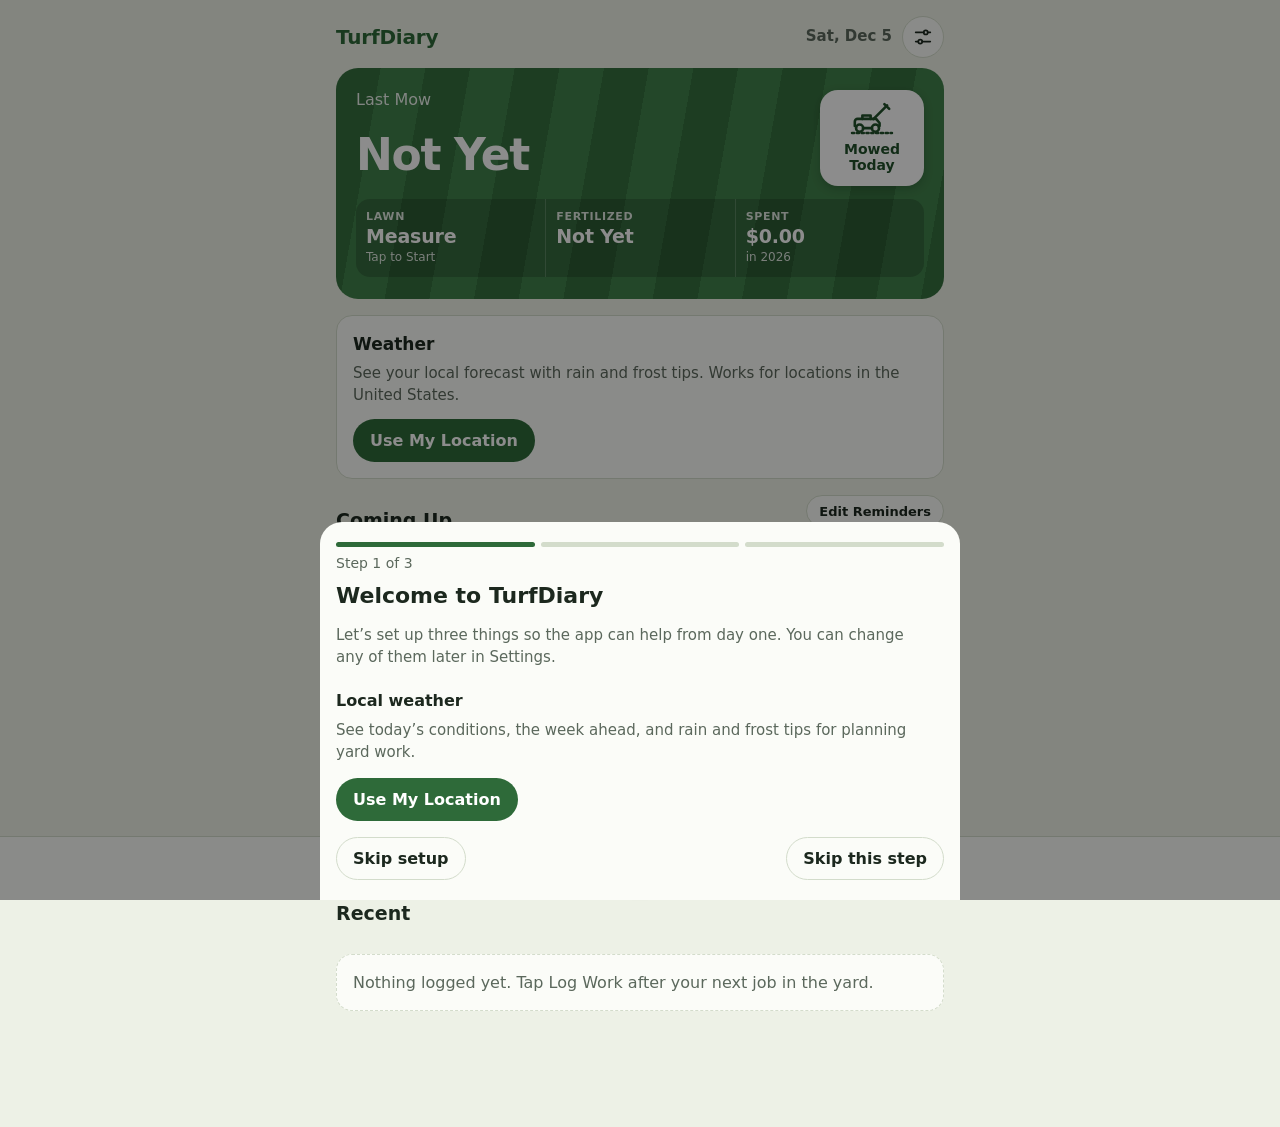
<file: index.html>
<!doctype html>
<html lang="en">
<head>
<meta charset="utf-8">
<meta name="viewport" content="width=device-width, initial-scale=1, viewport-fit=cover">
<title>TurfDiary</title>
<meta name="description" content="Your lawn’s diary: track yard work, products, costs, reminders and progress photos.">
<meta name="theme-color" content="#2E6A39">
<link rel="manifest" href="manifest.webmanifest">
<link rel="icon" href="icon-192.png" type="image/png">
<link rel="apple-touch-icon" href="icon-192.png">
<link rel="stylesheet" href="styles.css">
</head>
<body>
<div id="root"></div>
<div id="sheet"></div>
<noscript><p style="padding:16px">TurfDiary needs JavaScript turned on.</p></noscript>
<script src="app.js"></script>
<script>
if("serviceWorker" in navigator){
  /* Faster updates: check for a new version on open and whenever the app comes back to the screen,
     then switch to it automatically (or right after a form is closed). */
  var hadController=!!navigator.serviceWorker.controller,reloading=false;
  navigator.serviceWorker.addEventListener("controllerchange",function(){
    if(!hadController||reloading)return;
    function go(){if(reloading)return;reloading=true;try{sessionStorage.setItem("td-updated","1")}catch(e){}location.reload()}
    if(document.querySelector("#sheet .sheet,#sheet2 .sheet,#mapview,#scanview")){var iv=setInterval(function(){if(!document.querySelector("#sheet .sheet,#sheet2 .sheet,#mapview,#scanview")){clearInterval(iv);go()}},1000)}else go();
  });
  window.addEventListener("load",function(){
    navigator.serviceWorker.register("sw.js",{updateViaCache:"none"}).then(function(reg){
      document.addEventListener("visibilitychange",function(){if(document.visibilityState==="visible")reg.update().catch(function(){})});
    }).catch(function(){});
    try{if(sessionStorage.getItem("td-updated")){sessionStorage.removeItem("td-updated");setTimeout(function(){if(window.tdToast)tdToast("TurfDiary updated to the latest version")},600)}}catch(e){}
  });
}
</script>
</body>
</html>
</file>
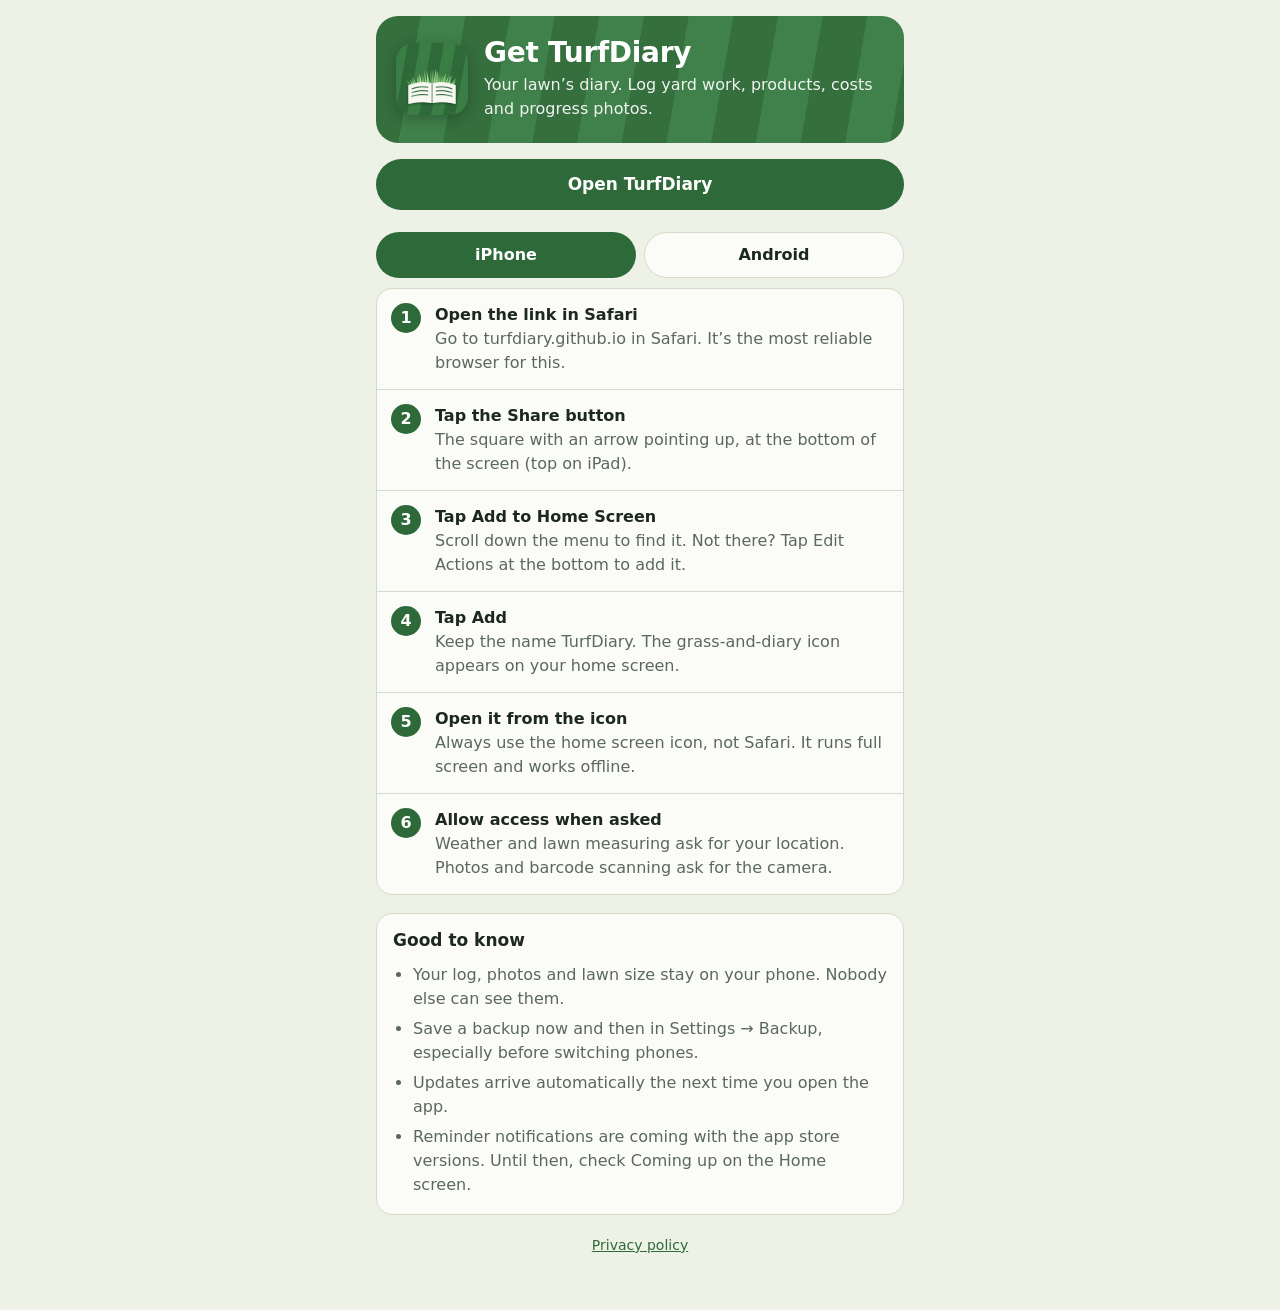
<file: install.html>
<!doctype html>
<html lang="en">
<head>
<meta charset="utf-8">
<meta name="viewport" content="width=device-width, initial-scale=1, viewport-fit=cover">
<title>Install TurfDiary</title>
<meta name="description" content="How to put TurfDiary on your iPhone or Android home screen.">
<meta name="theme-color" content="#2E6A39">
<link rel="icon" href="[data-uri]">
<style>
:root{--bg:#EDF1E6;--surface:#FBFCF8;--ink:#1C281E;--muted:#5B685C;--line:#D3DCCB;--grass:#2E6A39;--grass-ink:#fff;--stripe-a:#356F3E;--stripe-b:#40804A;color-scheme:light;box-sizing:border-box;padding-top:env(safe-area-inset-top,0px);padding-bottom:env(safe-area-inset-bottom,0px)}
@media (prefers-color-scheme:dark){:root:not([data-theme="light"]){--bg:#111813;--surface:#19221B;--ink:#E3ECE0;--muted:#97A698;--line:#2B392D;--grass:#7CC487;--grass-ink:#0F1A11;--stripe-a:#1F4526;--stripe-b:#28552F;color-scheme:dark}}
:root[data-theme="dark"]{--bg:#111813;--surface:#19221B;--ink:#E3ECE0;--muted:#97A698;--line:#2B392D;--grass:#7CC487;--grass-ink:#0F1A11;--stripe-a:#1F4526;--stripe-b:#28552F;color-scheme:dark}
*,*::before,*::after{box-sizing:inherit}
body{margin:0;background:var(--bg);color:var(--ink);font-family:system-ui,-apple-system,"Segoe UI",Roboto,sans-serif;line-height:1.5}
main{max-width:560px;margin:0 auto;padding:16px 16px 40px}
.hero{border-radius:22px;color:#fff;background:repeating-linear-gradient(100deg,var(--stripe-a) 0 44px,var(--stripe-b) 44px 88px);padding:22px 20px;display:flex;gap:16px;align-items:center}
.hero img{width:72px;height:72px;border-radius:18px;flex:none;box-shadow:0 4px 14px rgba(0,0,0,.25)}
.hero h1{margin:0;font-size:28px;line-height:1.1;letter-spacing:-.01em}
.hero p{margin:4px 0 0;opacity:.92}
.open{display:block;text-align:center;margin:16px 0 4px;background:var(--grass);color:var(--grass-ink);font-weight:700;text-decoration:none;border-radius:999px;padding:13px 18px;font-size:17px}
.tabs{display:flex;gap:8px;margin:22px 0 10px}
.tabs button{flex:1;font:inherit;font-weight:700;padding:10px;border-radius:999px;border:1px solid var(--line);background:var(--surface);color:var(--ink);cursor:pointer}
.tabs button[aria-selected="true"]{background:var(--grass);color:var(--grass-ink);border-color:transparent}
ol{list-style:none;counter-reset:s;margin:0;padding:0;background:var(--surface);border:1px solid var(--line);border-radius:16px;overflow:hidden}
li{counter-increment:s;display:grid;grid-template-columns:34px 1fr;gap:10px;padding:14px;border-top:1px solid var(--line)}
li:first-child{border-top:0}
li::before{content:counter(s);width:30px;height:30px;border-radius:50%;background:var(--grass);color:var(--grass-ink);font-weight:800;display:flex;align-items:center;justify-content:center}
li b{display:block}
li span{color:var(--muted)}
.notes{margin-top:18px;background:var(--surface);border:1px solid var(--line);border-radius:16px;padding:14px 16px}
.notes h2{font-size:17px;margin:0 0 6px}
.notes ul{margin:0;padding-left:20px;color:var(--muted)}
.notes li{display:list-item;padding:3px 0;border:0}
.notes li::before{content:none}
.foot{text-align:center;color:var(--muted);font-size:14px;margin-top:20px}
.foot a{color:var(--grass)}
[hidden]{display:none!important}
</style>
</head>
<body>
<main>
<section class="hero"><img src="[data-uri]" alt=""><div><h1>Get TurfDiary</h1><p>Your lawn’s diary. Log yard work, products, costs and progress photos.</p></div></section>
<a class="open" href="https://turfdiary.github.io/">Open TurfDiary</a>
<div class="tabs" role="tablist" aria-label="Choose your phone">
<button role="tab" id="t-ios" aria-controls="p-ios" aria-selected="true">iPhone</button>
<button role="tab" id="t-and" aria-controls="p-and" aria-selected="false">Android</button>
</div>
<section id="p-ios" role="tabpanel" aria-labelledby="t-ios">
<ol>
<li><div><b>Open the link in Safari</b><span>Go to turfdiary.github.io in Safari. It’s the most reliable browser for this.</span></div></li>
<li><div><b>Tap the Share button</b><span>The square with an arrow pointing up, at the bottom of the screen (top on iPad).</span></div></li>
<li><div><b>Tap Add to Home Screen</b><span>Scroll down the menu to find it. Not there? Tap Edit Actions at the bottom to add it.</span></div></li>
<li><div><b>Tap Add</b><span>Keep the name TurfDiary. The grass-and-diary icon appears on your home screen.</span></div></li>
<li><div><b>Open it from the icon</b><span>Always use the home screen icon, not Safari. It runs full screen and works offline.</span></div></li>
<li><div><b>Allow access when asked</b><span>Weather and lawn measuring ask for your location. Photos and barcode scanning ask for the camera.</span></div></li>
</ol>
</section>
<section id="p-and" role="tabpanel" aria-labelledby="t-and" hidden>
<ol>
<li><div><b>Open the link in Chrome</b><span>Go to turfdiary.github.io in Chrome.</span></div></li>
<li><div><b>Tap the ⋮ menu</b><span>The three dots at the top right of Chrome.</span></div></li>
<li><div><b>Tap Add to Home screen or Install app</b><span>Then tap Install or Add to confirm.</span></div></li>
<li><div><b>Open it from the icon</b><span>It runs full screen like any other app and works offline.</span></div></li>
<li><div><b>Allow access when asked</b><span>Weather and lawn measuring ask for your location. Photos and barcode scanning ask for the camera.</span></div></li>
</ol>
</section>
<div class="notes">
<h2>Good to know</h2>
<ul>
<li>Your log, photos and lawn size stay on your phone. Nobody else can see them.</li>
<li>Save a backup now and then in Settings → Backup, especially before switching phones.</li>
<li>Updates arrive automatically the next time you open the app.</li>
<li>Reminder notifications are coming with the app store versions. Until then, check Coming up on the Home screen.</li>
</ul>
</div>
<p class="foot"><a href="https://turfdiary.github.io/privacy.html">Privacy policy</a></p>
</main>
<script>
(function(){
  var tabs=[["t-ios","p-ios"],["t-and","p-and"]];
  function pick(i){tabs.forEach(function(t,j){var b=document.getElementById(t[0]);b.setAttribute("aria-selected",String(i===j));document.getElementById(t[1]).hidden=i!==j})}
  tabs.forEach(function(t,i){document.getElementById(t[0]).addEventListener("click",function(){pick(i)})});
  if(/android/i.test(navigator.userAgent))pick(1);
})();
</script>
</body>
</html>
</file>
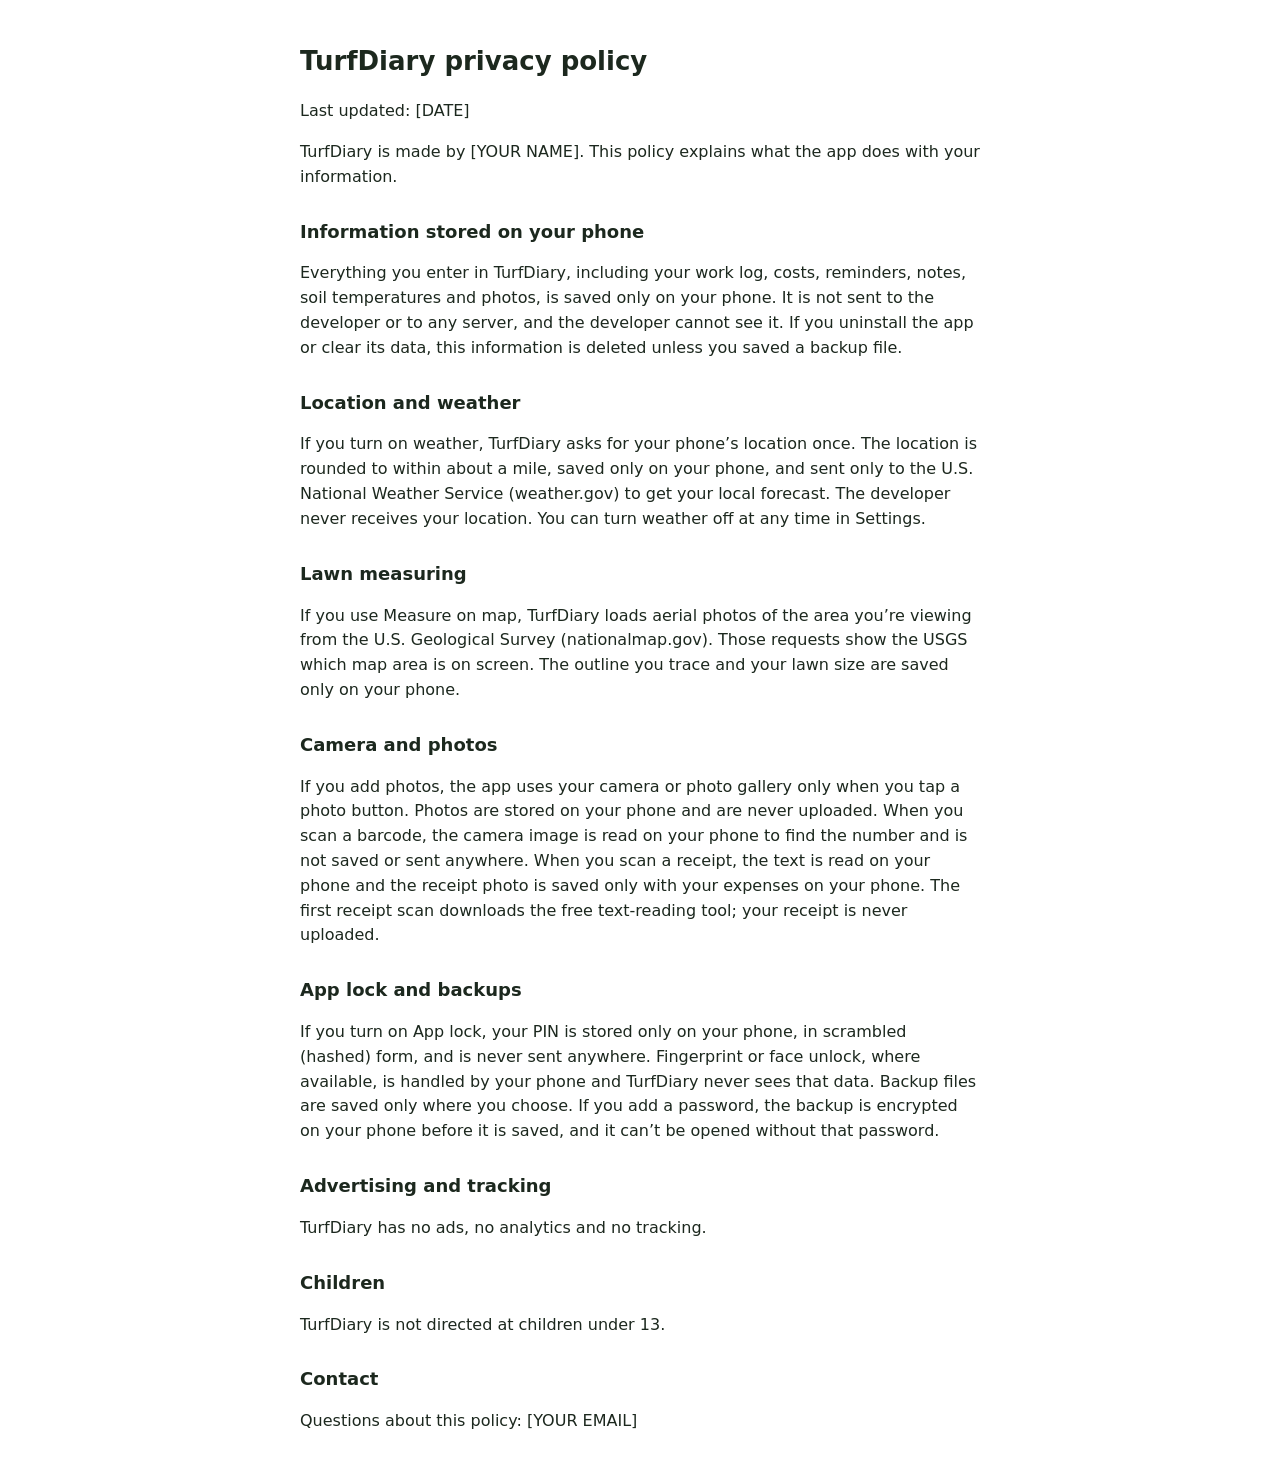
<file: privacy.html>
<!doctype html>
<html lang="en">
<head>
<meta charset="utf-8">
<meta name="viewport" content="width=device-width, initial-scale=1">
<title>TurfDiary privacy policy</title>
<style>body{font-family:system-ui,sans-serif;max-width:680px;margin:0 auto;padding:24px;line-height:1.55;color:#1C281E}h1{font-size:26px}h2{font-size:18px;margin-top:28px}</style>
</head>
<body>
<h1>TurfDiary privacy policy</h1>
<p>Last updated: [DATE]</p>
<p>TurfDiary is made by [YOUR NAME]. This policy explains what the app does with your information.</p>
<h2>Information stored on your phone</h2>
<p>Everything you enter in TurfDiary, including your work log, costs, reminders, notes, soil temperatures and photos, is saved only on your phone. It is not sent to the developer or to any server, and the developer cannot see it. If you uninstall the app or clear its data, this information is deleted unless you saved a backup file.</p>
<h2>Location and weather</h2>
<p>If you turn on weather, TurfDiary asks for your phone’s location once. The location is rounded to within about a mile, saved only on your phone, and sent only to the U.S. National Weather Service (weather.gov) to get your local forecast. The developer never receives your location. You can turn weather off at any time in Settings.</p>
<h2>Lawn measuring</h2>
<p>If you use Measure on map, TurfDiary loads aerial photos of the area you’re viewing from the U.S. Geological Survey (nationalmap.gov). Those requests show the USGS which map area is on screen. The outline you trace and your lawn size are saved only on your phone.</p>
<h2>Camera and photos</h2>
<p>If you add photos, the app uses your camera or photo gallery only when you tap a photo button. Photos are stored on your phone and are never uploaded. When you scan a barcode, the camera image is read on your phone to find the number and is not saved or sent anywhere. When you scan a receipt, the text is read on your phone and the receipt photo is saved only with your expenses on your phone. The first receipt scan downloads the free text-reading tool; your receipt is never uploaded.</p>
<h2>App lock and backups</h2>
<p>If you turn on App lock, your PIN is stored only on your phone, in scrambled (hashed) form, and is never sent anywhere. Fingerprint or face unlock, where available, is handled by your phone and TurfDiary never sees that data. Backup files are saved only where you choose. If you add a password, the backup is encrypted on your phone before it is saved, and it can’t be opened without that password.</p>
<h2>Advertising and tracking</h2>
<p>TurfDiary has no ads, no analytics and no tracking.</p>
<h2>Children</h2>
<p>TurfDiary is not directed at children under 13.</p>
<h2>Contact</h2>
<p>Questions about this policy: [YOUR EMAIL]</p>
</body>
</html>
</file>
<file: styles.css>
:root{--bg:#EDF1E6;--surface:#FBFCF8;--ink:#1C281E;--muted:#5B685C;--line:#D3DCCB;--grass:#2E6A39;--grass-ink:#FFFFFF;--stripe-a:#356F3E;--stripe-b:#40804A;--soil:#7A5A3C;--over:#A8342B;--soon:#8A5F0E;--chip:#E2E9DA;color-scheme:light;box-sizing:border-box;padding-top:env(safe-area-inset-top,0px);padding-bottom:env(safe-area-inset-bottom,0px)}
@media (prefers-color-scheme:dark){:root:not([data-theme="light"]){--bg:#111813;--surface:#19221B;--ink:#E3ECE0;--muted:#97A698;--line:#2B392D;--grass:#7CC487;--grass-ink:#0F1A11;--stripe-a:#1F4526;--stripe-b:#28552F;--soil:#C49A72;--over:#F08A7E;--soon:#E3B65A;--chip:#223024;color-scheme:dark}}
:root[data-theme="dark"]{--bg:#111813;--surface:#19221B;--ink:#E3ECE0;--muted:#97A698;--line:#2B392D;--grass:#7CC487;--grass-ink:#0F1A11;--stripe-a:#1F4526;--stripe-b:#28552F;--soil:#C49A72;--over:#F08A7E;--soon:#E3B65A;--chip:#223024;color-scheme:dark}
html{scroll-padding-top:env(safe-area-inset-top,0px)}
*,*::before,*::after{box-sizing:inherit}
body{margin:0;background:var(--bg);color:var(--ink);font-family:system-ui,ui-sans-serif,-apple-system,"Segoe UI",Roboto,sans-serif;font-size:16px;line-height:1.45;padding-bottom:84px}
main{max-width:640px;margin:0 auto;padding:16px}
h1.page{font-size:30px;font-weight:800;letter-spacing:-.01em;margin:8px 0 14px}
h2{font-size:19px;font-weight:700;margin:28px 0 10px}
.hero{border-radius:22px;color:#fff;background:repeating-linear-gradient(100deg,var(--stripe-a) 0 44px,var(--stripe-b) 44px 88px);padding:20px 20px 22px}
.hero-top{display:flex;justify-content:space-between;gap:12px;font-size:15px;opacity:.92}
.status-text{font-size:13px}
.big{font-size:clamp(44px,13vw,72px);font-weight:800;line-height:.95;letter-spacing:-.025em;margin:10px 0 6px}
.hero-sub{opacity:.9;margin-bottom:18px}
.hero .btn{background:#fff;color:#21502A;border:0;padding:12px 22px}
.btn{font:inherit;font-weight:600;border-radius:999px;padding:9px 16px;border:1px solid var(--line);background:var(--surface);color:var(--ink);cursor:pointer;min-height:42px}
.btn.primary{background:var(--grass);color:var(--grass-ink);border-color:transparent}
.btn.small{padding:6px 14px;min-height:38px;font-size:15px;white-space:nowrap}
.btn.ghost{background:transparent}
.link{font:inherit;background:none;border:0;padding:0;color:var(--grass);font-weight:600;text-decoration:underline;cursor:pointer}
:focus-visible{outline:3px solid var(--grass);outline-offset:2px}
.list{background:var(--surface);border:1px solid var(--line);border-radius:16px;overflow:hidden}
.item{display:flex;align-items:center;gap:12px;padding:13px 14px;border-top:1px solid var(--line)}
.item:first-child{border-top:0}
.grow{flex:1;min-width:0}
.t{font-weight:600}
.s{font-size:15px;color:var(--muted)}
.s.over{color:var(--over);font-weight:600}
.s.soon{color:var(--soon);font-weight:600}
.m{font-size:14px;color:var(--muted);overflow-wrap:anywhere}
.date{width:42px;text-align:center;line-height:1.05;flex:none}
.date span{display:block;font-size:22px;font-weight:800}
.date small{color:var(--muted);font-size:13px}
.cost{font-weight:600;font-variant-numeric:tabular-nums;white-space:nowrap}
.empty{color:var(--muted);background:var(--surface);border:1px dashed var(--line);border-radius:16px;padding:16px}
.month-h{font-size:15px;color:var(--muted);font-weight:600;margin:22px 0 8px}
.month-h b{color:var(--ink);float:right;font-variant-numeric:tabular-nums}
.toolbar{display:flex;gap:10px;align-items:center;justify-content:space-between;flex-wrap:wrap}
select,input,textarea{font:inherit;color:var(--ink);background:var(--bg);border:1px solid var(--line);border-radius:10px;padding:9px 12px;max-width:100%}
textarea{resize:vertical}
.stats{display:grid;grid-template-columns:1fr 1fr;gap:10px}
.stat{background:var(--surface);border:1px solid var(--line);border-radius:16px;padding:14px}
.stat b{display:block;font-size:30px;font-weight:800;letter-spacing:-.02em;font-variant-numeric:tabular-nums}
.stat span{color:var(--muted);font-size:14px}
.months{display:grid;grid-template-columns:repeat(12,1fr);gap:5px;align-items:end;height:120px;padding:14px 14px 0;background:var(--surface);border:1px solid var(--line);border-bottom:0;border-radius:16px 16px 0 0}
.months i{display:block;background:var(--grass);border-radius:4px 4px 0 0;min-height:2px}
.mlabels{display:grid;grid-template-columns:repeat(12,1fr);gap:5px;padding:6px 14px 10px;background:var(--surface);border:1px solid var(--line);border-top:0;border-radius:0 0 16px 16px;font-size:12px;color:var(--muted);text-align:center}
.bar{height:10px;background:var(--chip);border-radius:5px;overflow:hidden;margin-top:6px}
.bar span{display:block;height:100%;background:var(--soil);border-radius:5px}
.every{display:flex;align-items:center;gap:8px;color:var(--muted);font-size:15px;margin-top:4px}
.every input{width:76px;padding:6px 10px}
.add{display:flex;gap:8px;flex-wrap:wrap;align-items:center;padding:14px;background:var(--surface);border:1px solid var(--line);border-radius:16px}
.add input{width:76px}
.note{color:var(--muted);font-size:15px;margin:0 0 14px;max-width:60ch}
nav.tabs{position:fixed;left:0;right:0;bottom:0;background:var(--surface);border-top:1px solid var(--line);padding-bottom:env(safe-area-inset-bottom,0px);z-index:5}
nav.tabs .in{display:flex;max-width:640px;margin:0 auto}
nav.tabs button{flex:1;font:inherit;font-size:15px;background:none;border:0;color:var(--muted);padding:14px 4px;cursor:pointer;border-top:3px solid transparent}
nav.tabs button[aria-current="page"]{color:var(--grass);font-weight:700;border-top-color:var(--grass)}
.scrim{position:fixed;inset:0;background:rgba(0,0,0,.45);z-index:10}
.sheet{position:fixed;left:0;right:0;bottom:0;z-index:11;background:var(--surface);border-radius:22px 22px 0 0;padding:20px 16px calc(20px + env(safe-area-inset-bottom,0px));max-width:640px;margin:0 auto;max-height:90%;overflow:auto;animation:up .18s ease-out}
@keyframes up{from{transform:translateY(24px);opacity:.6}to{transform:none;opacity:1}}
.sheet h2{margin:0 0 14px;font-size:22px}
.field{display:block;margin-bottom:14px;font-weight:600}
.field input,.field textarea{display:block;width:100%;margin-top:6px;font-weight:400}
fieldset{border:0;padding:0;margin:0 0 14px}
legend{font-weight:600;margin-bottom:8px;padding:0}
.tally{font-size:13px;color:var(--muted);margin-top:-1px}
.row-acts{display:flex;flex-direction:column;gap:6px;flex:none}
.btn.danger{background:var(--over);color:var(--surface);border-color:transparent}
.chips{display:flex;flex-wrap:wrap;gap:8px}
.prod-chips{align-items:center;margin:-6px 0 14px}
.prod-chips:empty{display:none}
.chip.small{font-size:14px;padding:5px 12px}
.prod{font-size:15px;color:var(--soil);font-weight:600;overflow-wrap:anywhere}
.chip{font:inherit;font-size:15px;border:1px solid var(--line);background:var(--chip);color:var(--ink);border-radius:999px;padding:8px 14px;cursor:pointer}
.chip[aria-pressed="true"]{background:var(--grass);color:var(--grass-ink);border-color:transparent;font-weight:600}
.err{color:var(--over);font-weight:600;min-height:1.4em;margin:0 0 8px}
.actions{display:flex;gap:10px;justify-content:flex-end}
.thumbs{display:flex;flex-wrap:wrap;gap:10px;margin-top:8px;font-weight:400}
.thumb{width:72px;height:72px;border-radius:10px;object-fit:cover;display:block;border:1px solid var(--line)}
.thumb-wrap{position:relative}
.thumb-x{position:absolute;top:-8px;right:-8px;width:28px;height:28px;border-radius:50%;border:0;background:var(--ink);color:var(--surface);font:inherit;font-size:17px;line-height:1;cursor:pointer}
.thumb-add,.thumb-busy{display:flex;align-items:center;justify-content:center;background:var(--chip);color:var(--ink);font-size:14px;font-weight:600;text-align:center;position:relative}
.thumb-add{cursor:pointer;line-height:1.2;padding:4px}
.thumb-add:focus-within{outline:3px solid var(--grass);outline-offset:2px}
.vh{position:absolute;inset:0;width:100%;height:100%;margin:0;padding:0;opacity:0;cursor:pointer;font-size:0}
.row-thumbs{display:flex;gap:6px;margin-top:6px;flex-wrap:wrap}
.rthumb{padding:0;border:0;background:none;cursor:pointer;border-radius:8px}
.rthumb img{width:48px;height:48px;object-fit:cover;border-radius:8px;display:block;background:var(--chip)}
.row-thumbs.big .rthumb img{width:84px;height:84px;border-radius:10px}
.viewer .full{display:block;width:100%;max-height:60vh;object-fit:contain;border-radius:12px;background:var(--chip);margin:12px 0}
.btn:disabled{opacity:.4;cursor:default}
@media (prefers-reduced-motion:reduce){*{animation:none!important}}

/* soil temperature */
.soil{margin-top:16px;background:var(--surface);border:1px solid var(--line);border-radius:16px;padding:16px}
.soil-h{margin:0 0 4px;font-size:17px}
.soil-top{display:flex;justify-content:space-between;align-items:flex-end;gap:12px;flex-wrap:wrap}
.soil-now{font-size:46px;font-weight:800;letter-spacing:-.02em;font-variant-numeric:tabular-nums;line-height:1}
.soil-now small{font-size:16px;font-weight:600;color:var(--muted);letter-spacing:0;margin-left:6px}
.soil-deep{color:var(--muted);font-size:15px;text-align:right}
.soil-chart{display:grid;grid-template-columns:repeat(14,1fr);gap:3px;align-items:end;height:72px;margin-top:16px}
.soil-chart i{display:block;background:var(--soil);opacity:.55;border-radius:3px 3px 0 0;min-height:3px}
.soil-chart i.fc{opacity:.28}
.soil-chart i.today{opacity:1;background:var(--grass)}
.soil-axis{display:flex;justify-content:space-between;font-size:12px;color:var(--muted);margin-top:5px}
.soil-tips{margin:12px 0 0;padding:0;list-style:none}
.soil-tips li{padding:9px 0;border-top:1px solid var(--line);font-size:15px;color:var(--muted)}
.soil-tips b{display:block;color:var(--ink);font-size:16px}
.src{font-size:13px;color:var(--muted);margin:10px 0 0}
.src a{color:var(--grass)}
.loc-results{margin-top:10px}
.loc-results .item{cursor:pointer;width:100%;text-align:left;font:inherit;color:var(--ink);background:none;border:0;border-top:1px solid var(--line)}
.loc-results .item:first-child{border-top:0}
.search-row{display:flex;gap:8px;margin-top:10px}
.search-row input{flex:1;min-width:0}
.settings-block{background:var(--surface);border:1px solid var(--line);border-radius:16px;padding:16px}
.settings-block p{margin:0 0 10px}
.file-btn{position:relative;overflow:hidden;display:inline-flex;align-items:center}

/* several tasks at once */
[hidden]{display:none!important}
.mt-row{display:grid;grid-template-columns:1fr 104px;gap:6px 8px;margin-top:12px;font-weight:400}
.mt-name{grid-column:1/-1;font-weight:600;color:var(--grass)}
.mt-row input{width:100%;min-width:0}

/* weather */
.wx-list{margin-top:12px;border-top:1px solid var(--line)}
.wx-row{display:grid;grid-template-columns:3.6em 1fr 2.6em 4.6em;gap:8px;padding:7px 0;border-bottom:1px solid var(--line);font-size:15px;align-items:baseline}
.wx-short{font-size:14px;line-height:1.3}
.wx-pop{color:var(--rain);font-size:13px;font-weight:600;text-align:right}
.wx-low{color:var(--muted);font-weight:500}
.wx-name{font-weight:600}
.wx-short{color:var(--muted)}
.wx-temp{font-weight:700;font-variant-numeric:tabular-nums;text-align:right;white-space:nowrap}

:root{--rain:#2F6FAE}
@media (prefers-color-scheme:dark){:root:not([data-theme="light"]){--rain:#8DBDEB}}
:root[data-theme="dark"]{--rain:#8DBDEB}
@media (max-width:380px){nav.tabs button{font-size:13px;padding-left:2px;padding-right:2px}}

/* 7-day forecast strip */
:root{--sun:#F2B33D;--moon:#CBAE55;--cloud:#FFFFFF;--cloud-edge:#9AA8A0}
@media (prefers-color-scheme:dark){:root:not([data-theme="light"]){--cloud:#C9D3CC;--cloud-edge:#6F7D74;--moon:#E3D6A6}}
:root[data-theme="dark"]{--cloud:#C9D3CC;--cloud-edge:#6F7D74;--moon:#E3D6A6}
.wx-strip{display:grid;grid-template-columns:repeat(7,minmax(0,1fr));margin-top:14px;border:1px solid var(--line);border-radius:14px;overflow:hidden;background:var(--bg)}
.wx-day{appearance:none;border:0;border-left:1px solid var(--line);background:none;font:inherit;color:var(--ink);padding:9px 0 9px;display:flex;flex-direction:column;align-items:center;gap:1px;cursor:pointer;min-width:0}
.wx-day:first-child{border-left:0}
.wx-day.sel{background:var(--chip);box-shadow:inset 0 3px 0 var(--grass)}
.wx-dname{font-size:11px;font-weight:800;letter-spacing:.03em;text-transform:uppercase;white-space:nowrap}
.wx-ic{width:34px;height:34px;display:block;margin:3px 0 0}
.wx-dpop{font-size:11px;font-weight:600;color:var(--muted);min-height:14px;line-height:14px;display:flex;align-items:center;gap:2px}
.wx-dpop::before{content:"";width:6px;height:8px;background:currentColor;border-radius:50% 50% 50% 50%/60% 60% 40% 40%;clip-path:polygon(50% 0,100% 60%,85% 95%,15% 95%,0 60%);opacity:.85}
.wx-dpop.wet{color:var(--rain);font-weight:800}
.wx-hi{font-size:19px;font-weight:800;line-height:1.15;font-variant-numeric:tabular-nums}
.wx-lo{font-size:13px;color:var(--muted);font-variant-numeric:tabular-nums;min-height:1.2em}
.wx-detail{font-size:14px;color:var(--muted);margin:8px 0 0;min-height:1.4em}
@media (max-width:370px){.wx-ic{width:28px;height:28px}.wx-hi{font-size:17px}.wx-dname{font-size:10px}}

/* today panel + day/night rain */
.wx-today{display:flex;align-items:center;justify-content:space-between;gap:12px;margin-top:10px}
.wx-today-main{min-width:0}
.wx-today .soil-now small{display:inline;font-size:15px}
.wx-today-text{color:var(--muted);font-size:15px;margin-top:4px}
.wx-today-ic{display:flex;flex-direction:column;align-items:center;flex:none}
.wx-today-ic .wx-ic{width:70px;height:70px;margin:0}
.wx-today-pops{display:flex;gap:10px;margin-top:2px}
.wx-pp.big{font-size:14px}
.wx-pp.big .pp-sun,.wx-pp.big .pp-moon{width:9px;height:9px}
.wx-pp.big .pp-moon{box-shadow:inset -3px 0 0 0 var(--moon)}
.wx-dn{margin-top:12px;border:1px solid var(--line);border-radius:12px;overflow:hidden}
.wx-dn-row{display:flex;align-items:center;gap:10px;padding:8px 12px;border-top:1px solid var(--line);background:var(--bg)}
.wx-dn-row:first-child{border-top:0}
.wx-dn-ic .wx-ic{width:26px;height:26px;margin:0}
.wx-dn-lbl{flex:1;min-width:0;font-size:15px;color:var(--muted)}
.wx-dn-lbl b{color:var(--ink);margin-right:6px}
.wx-dn-pop{font-weight:700;font-size:17px;color:var(--muted);font-variant-numeric:tabular-nums;white-space:nowrap}
.wx-dn-pop small{font-size:12px;font-weight:600;margin-left:3px}
.wx-dn-pop.wet{color:var(--rain);font-weight:800}
.wx-pps{display:flex;flex-direction:column;align-items:center;gap:1px;margin-top:3px}
.wx-pp{display:flex;align-items:center;gap:3px;font-size:11px;font-weight:600;color:var(--muted);font-variant-numeric:tabular-nums}
.wx-pp.wet{color:var(--rain);font-weight:800}
.pp-sun,.pp-moon{display:inline-block;width:7px;height:7px;border-radius:50%;background:var(--sun)}
.pp-moon{background:transparent;box-shadow:inset -2.5px 0 0 0 var(--moon);transform:rotate(-20deg)}

/* today emphasis */
.wx-today{display:block;margin-top:12px;background:var(--bg);border:1px solid var(--line);border-radius:16px;padding:12px 14px 14px;box-shadow:inset 4px 0 0 var(--grass)}
.wx-today-head{display:flex;align-items:baseline;gap:8px;flex-wrap:wrap}
.wx-today-tag{font-size:13px;font-weight:800;letter-spacing:.08em;text-transform:uppercase;color:var(--grass)}
.wx-today-date{font-size:14px;color:var(--muted)}
.wx-today-body{display:flex;align-items:center;justify-content:space-between;gap:12px;margin-top:4px}
.wx-now{display:flex;align-items:center;gap:10px}
.wx-now-t{font-size:52px;font-weight:800;letter-spacing:-.03em;line-height:1;font-variant-numeric:tabular-nums}
.wx-now-l{font-size:13px;font-weight:700;color:var(--muted);text-transform:uppercase;letter-spacing:.05em;line-height:1.25}
.wx-now-l span{text-transform:none;letter-spacing:0;font-weight:500;font-size:14px}
.wx-hl{display:flex;gap:14px;margin-top:8px;font-size:14px;color:var(--muted);white-space:nowrap}
.wx-hl b{color:var(--ink);font-size:16px}
.wx-today-text{color:var(--muted);font-size:14px;margin-top:6px}
.wx-next{margin-top:16px;font-size:13px;font-weight:800;letter-spacing:.08em;text-transform:uppercase;color:var(--muted)}
.wx-next+.wx-strip{margin-top:6px}

.wx-outlook{margin-top:8px;display:grid;gap:3px;font-size:14px;color:var(--muted)}
.wx-outlook div{display:flex;align-items:center;gap:6px}
.wx-outlook b{color:var(--ink);font-weight:700;min-width:3.9em}
.wx-outlook .pp-sun,.wx-outlook .pp-moon{width:9px;height:9px;flex:none}
.wx-outlook .pp-moon{box-shadow:inset -3px 0 0 0 var(--moon)}

/* condensed weather */
.wx-today{cursor:pointer;padding:10px 12px 12px}
.wx-today.sel{border-color:var(--grass)}
.wx-now-t{font-size:46px}
.wx-today-ic .wx-ic{width:58px;height:58px}
.wx-hl{margin-top:4px}
.wx-next{margin-top:12px}
.wx-strip .wx-ic{width:30px;height:30px}
.wx-day{padding:7px 0}

/* day + night rain side by side */
.wx-pps{flex-direction:row;gap:6px;margin-top:4px}
.wx-pp{gap:2px;font-size:11.5px}
.wx-next{display:flex;justify-content:space-between;align-items:baseline;gap:8px}
.wx-key{font-size:12px;font-weight:600;letter-spacing:0;text-transform:none;color:var(--muted);display:flex;align-items:center;gap:3px;white-space:nowrap}
.wx-key i{margin-left:4px}
.wx-key .pp-moon{margin-left:6px}
@media (max-width:370px){.wx-pps{gap:4px}.wx-pp{font-size:10.5px}}

/* fit % signs */
.wx-pps{gap:4px}
.wx-pp{gap:1px;font-size:11px;letter-spacing:-.02em}
.wx-pp small{font-size:.82em;font-weight:inherit;margin-left:.5px}
.wx-pp .pp-sun,.wx-pp .pp-moon{width:6px;height:6px;margin-right:1px}
.wx-pp .pp-moon{box-shadow:inset -2px 0 0 0 var(--moon)}
@media (max-width:400px){.wx-pps{gap:3px}.wx-pp{font-size:10.5px;letter-spacing:-.03em}.wx-pp .pp-sun,.wx-pp .pp-moon{width:5px;height:5px;margin-right:0}}
@media (max-width:350px){.wx-pps{flex-direction:column;gap:0}}

/* split rain pill: day | night */
:root{--day-tint:#FAEBC4;--night-tint:#DDE3EC}
@media (prefers-color-scheme:dark){:root:not([data-theme="light"]){--day-tint:#3D3520;--night-tint:#262D38}}
:root[data-theme="dark"]{--day-tint:#3D3520;--night-tint:#262D38}
.wx-day .wx-pps{display:grid;grid-template-columns:1fr 1fr;gap:0;width:calc(100% - 6px);margin:5px 3px 0;border-radius:6px;overflow:hidden}
.wx-day .wx-pp{display:block;text-align:center;font-size:10.5px;letter-spacing:-.02em;padding:2px 0;color:var(--ink);font-weight:600}
.wx-day .wx-pp.d{background:var(--day-tint)}
.wx-day .wx-pp.n{background:var(--night-tint)}
.wx-day .wx-pp.wet{color:var(--rain);font-weight:800}
.wx-day .wx-pp small{font-size:.8em;margin-left:0}
.wx-key .sw{display:inline-block;width:10px;height:10px;border-radius:3px;margin-left:5px;margin-right:1px}
.wx-key .sw.d{background:var(--day-tint);box-shadow:inset 0 0 0 1px rgba(0,0,0,.08)}
.wx-key .sw.n{background:var(--night-tint);box-shadow:inset 0 0 0 1px rgba(0,0,0,.08)}
@media (max-width:350px){.wx-day .wx-pps{grid-template-columns:1fr}}

/* product calculator */
.calc{font-size:14px;margin:-6px 0 12px;color:var(--muted)}
.calc:empty{display:none}
.mt-calc{grid-column:1/-1;margin:0}
.calc-ok{color:var(--grass);font-weight:600}
.calc-ok.small{font-size:14px;margin-top:2px}
.link.small{font-size:14px}
.unit-row{display:flex;gap:8px;margin-top:6px}
.unit-row input{flex:1;min-width:0;margin-top:0}
.unit-row select{flex:none}
.lawn-total{font-size:30px;font-weight:800;letter-spacing:-.02em;margin:0 0 10px}
.lawn-total span{font-size:15px;font-weight:600;color:var(--muted);letter-spacing:0}
#sheet2 .scrim{z-index:30}#sheet2 .sheet{z-index:31}
/* tracing map */
#mapview{position:fixed;inset:0;z-index:40;background:var(--surface);display:flex;flex-direction:column;padding-top:env(safe-area-inset-top,0px);padding-bottom:env(safe-area-inset-bottom,0px)}
.map-top,.map-bottom{display:flex;align-items:center;gap:8px;padding:8px 10px}
.map-read{flex:1;text-align:center;font-size:15px;line-height:1.25}
.map-read b{font-size:18px}
.map-read span{font-size:13px;color:var(--muted)}
.map-bottom{justify-content:space-between}
.map-box{position:relative;flex:1;overflow:hidden;background:#3b4a3e;touch-action:none;cursor:crosshair}
.map-imgs,.map-svg{position:absolute;inset:0;width:100%;height:100%}
.map-img{position:absolute;max-width:none;user-select:none;pointer-events:none}
.map-svg{pointer-events:none}
.poly-cur{fill:rgba(124,196,135,.35);stroke:#FFFFFF;stroke-width:2.5;stroke-linejoin:round}
.poly-done{fill:rgba(242,179,61,.35);stroke:#F2B33D;stroke-width:2.5;stroke-linejoin:round}
.poly-pt{fill:#2E6A39;stroke:#FFFFFF;stroke-width:2.5}
.poly-label{fill:#FFFFFF;font:800 15px system-ui,sans-serif;text-anchor:middle;paint-order:stroke;stroke:rgba(0,0,0,.55);stroke-width:3px}
.map-zoom{position:absolute;right:10px;top:10px;display:flex;flex-direction:column;gap:6px}
.map-zoom .btn{width:42px;height:42px;padding:0;font-size:20px;line-height:1}
.map-hint{position:absolute;left:10px;right:64px;bottom:10px;background:rgba(20,30,22,.78);color:#fff;font-size:14px;padding:8px 10px;border-radius:10px;pointer-events:none}
.map-src{font-size:11px;color:var(--muted);text-align:center;margin:0 0 4px}

.map-sections{display:flex;flex-wrap:wrap;gap:6px;padding:8px 10px 0;align-items:center}
.map-sections:empty{display:none}
.sec-chip{display:inline-flex;align-items:center;gap:4px;background:var(--day-tint);border:1px solid #F2B33D;border-radius:999px;padding:3px 4px 3px 10px;font-size:13px;font-weight:600}
.sec-chip button{border:0;background:none;font:inherit;font-size:16px;line-height:1;width:24px;height:24px;border-radius:50%;cursor:pointer;color:var(--ink)}
.sec-sum{font-size:14px;font-weight:800;margin-left:2px}

/* barcode scanning */
.hero-btns{display:flex;gap:10px;flex-wrap:wrap}
.btn.ghost-light{background:transparent;color:#fff;border:1.5px solid rgba(255,255,255,.75)}
#scanview{position:fixed;inset:0;z-index:50;background:#0d130f;color:#fff;display:flex;flex-direction:column;padding-top:env(safe-area-inset-top,0px);padding-bottom:env(safe-area-inset-bottom,0px)}
#scanview .map-top{background:var(--surface);color:var(--ink)}
.scan-box{position:relative;flex:1;overflow:hidden}
.scan-box video{position:absolute;inset:0;width:100%;height:100%;object-fit:cover}
.scan-frame{position:absolute;left:12%;right:12%;top:38%;height:22%;border:3px solid #F2B33D;border-radius:14px;box-shadow:0 0 0 2000px rgba(0,0,0,.35)}
.scan-manual{background:var(--surface);color:var(--ink);padding:12px 14px 14px}
.pc-match{color:var(--grass);font-weight:700;margin:0 0 4px;font-size:14px}
.pc-need{background:var(--chip);border-radius:12px;padding:12px 14px;font-weight:600;margin-bottom:14px}
.m.small{font-size:13px}

.cost-btns{display:flex;flex-wrap:wrap;align-items:center;gap:6px;margin-top:6px;color:var(--muted);font-size:13px}
.dollar{align-self:center;font-weight:700;color:var(--muted)}
.pc-cost{font-weight:500;color:var(--muted);margin-top:6px;font-size:15px}

/* app header, icon tabs and the + button */
.app-head{display:flex;align-items:center;justify-content:space-between;margin:0 0 10px}
.app-name{font-size:20px;font-weight:800;letter-spacing:-.01em;color:var(--grass)}
.icon-btn{width:42px;height:42px;border-radius:50%;border:1px solid var(--line);background:var(--surface);color:var(--ink);display:flex;align-items:center;justify-content:center;cursor:pointer}
.icon-btn svg{width:22px;height:22px;fill:none;stroke:currentColor;stroke-width:1.8;stroke-linecap:round;stroke-linejoin:round}
.sec-head{display:flex;align-items:baseline;justify-content:space-between;gap:8px}
.sub-h{font-size:16px;margin:20px 0 8px}
nav.tabs .in{display:grid;grid-template-columns:1fr 1fr 76px 1fr 1fr;align-items:end}
nav.tabs button{display:flex;flex-direction:column;align-items:center;gap:2px;padding:8px 2px 9px;font-size:12px}
nav.tabs button svg{width:24px;height:24px;fill:none;stroke:currentColor;stroke-width:1.8;stroke-linecap:round;stroke-linejoin:round}
nav.tabs button[aria-current="page"]{border-top-color:transparent}
nav.tabs button[aria-current="page"] svg{stroke-width:2.3}
nav.tabs .plus-btn{justify-self:center;align-self:center;width:58px;height:58px;padding:0;border-radius:50%;background:var(--grass);color:var(--grass-ink);border:4px solid var(--surface);margin-top:-26px;box-shadow:0 4px 14px rgba(0,0,0,.22);display:flex;align-items:center;justify-content:center}
nav.tabs .plus-btn svg{width:28px;height:28px;stroke-width:2.6}
@media (max-width:380px){nav.tabs button{font-size:11px}nav.tabs .in{grid-template-columns:1fr 1fr 68px 1fr 1fr}}
.plus-grid{display:grid;grid-template-columns:1fr 1fr;gap:10px;margin-bottom:12px}
.plus-opt{font:inherit;text-align:left;background:var(--bg);border:1px solid var(--line);border-radius:14px;padding:14px 12px;color:var(--ink);cursor:pointer;display:flex;flex-direction:column;gap:4px;min-height:96px}
.plus-opt b{font-size:16px;color:var(--grass)}
.plus-opt span{font-size:13px;color:var(--muted);line-height:1.3}

/* quick-reference hero */
.hero .big{margin-bottom:4px}
.hero-sub{margin-bottom:6px}
.hero-next{display:inline-block;background:rgba(255,255,255,.16);border-radius:999px;padding:5px 12px;font-weight:700;font-size:15px;margin-bottom:14px}
.hero-tiles{display:grid;grid-template-columns:repeat(3,minmax(0,1fr));background:rgba(0,0,0,.18);border-radius:14px;overflow:hidden}
.hero-tile{appearance:none;border:0;border-left:1px solid rgba(255,255,255,.18);background:none;color:#fff;font:inherit;text-align:left;padding:10px 10px 11px;cursor:pointer;display:flex;flex-direction:column;gap:1px;min-width:0}
.hero-tile:first-child{border-left:0}
.ht-l{font-size:11px;font-weight:800;letter-spacing:.06em;text-transform:uppercase;opacity:.85}
.ht-v{font-size:20px;font-weight:800;line-height:1.15;font-variant-numeric:tabular-nums;white-space:nowrap;overflow:hidden;text-overflow:ellipsis}
.ht-n{font-size:12px;opacity:.85;white-space:nowrap;overflow:hidden;text-overflow:ellipsis}
.hero-tile:focus-visible{outline:3px solid #fff;outline-offset:-3px}
@media (max-width:370px){.ht-v{font-size:17px}.hero-tile{padding:9px 8px}}

/* notifications */
.switch-row{display:flex;align-items:center;justify-content:space-between;gap:12px;cursor:pointer}
.switch{appearance:none;-webkit-appearance:none;width:50px;height:30px;border-radius:999px;background:var(--line);position:relative;flex:none;cursor:pointer;transition:background .15s}
.switch::after{content:"";position:absolute;top:3px;left:3px;width:24px;height:24px;border-radius:50%;background:#fff;box-shadow:0 1px 3px rgba(0,0,0,.25);transition:transform .15s}
.switch:checked{background:var(--grass)}
.switch:checked::after{transform:translateX(20px)}
.notify-opts fieldset{margin-bottom:10px}

/* quick mow button */
.hero-top{align-items:center}
.mow-btn{display:inline-flex;align-items:center;gap:8px;font:inherit;font-weight:700;font-size:14px;background:#fff;color:#21502A;border:0;border-radius:999px;padding:7px 14px 7px 10px;cursor:pointer;box-shadow:0 2px 8px rgba(0,0,0,.18)}
.mow-btn svg{width:34px;height:26px;fill:none;stroke:currentColor;stroke-width:1.9;stroke-linecap:round;stroke-linejoin:round}
.mow-btn.done{background:rgba(255,255,255,.18);color:#fff;box-shadow:none;border:1.5px solid rgba(255,255,255,.7)}
.hero-status{font-size:14px;font-weight:600;min-height:0;margin:-6px 0 10px}
.hero-status:empty{display:none}

/* even spacing under the big Last mow value */
.hero .big{line-height:1.05;margin:10px 0 10px}
.hero-sub{line-height:1.35;margin-bottom:12px}

/* mow animation */
.hero{position:relative;overflow:hidden}
.mow-anim{position:absolute;inset:0;pointer-events:none;z-index:2}
.mow-trail{position:absolute;width:48px;transform-origin:50% 100%;background:linear-gradient(90deg,rgba(255,255,255,0) 0,rgba(214,240,190,.38) 18%,rgba(214,240,190,.38) 82%,rgba(255,255,255,0) 100%);transform:rotate(10deg) scaleY(0)}
.mow-sprite{position:absolute;left:0;top:0;width:40px;height:52px;filter:drop-shadow(0 3px 4px rgba(0,0,0,.35))}
.mow-sprite svg{width:40px;height:52px;display:block}

.hero>*:not(.mow-anim){position:relative;z-index:1}
.mow-anim.under{z-index:0}
.ht-v{font-size:19px;letter-spacing:-.01em}
@media (max-width:370px){.ht-v{font-size:16.5px}}

.cat-h{font-size:14px;font-weight:800;letter-spacing:.06em;text-transform:uppercase;color:var(--muted);margin:16px 0 6px}
.cat-h:first-child{margin-top:0}
.cat-h span{font-weight:600;letter-spacing:0;color:var(--muted);opacity:.8}
select{width:100%}
.field select{display:block;margin-top:6px}
.unit-row select{width:auto}

.no-rate{flex-basis:100%;background:var(--chip);border-radius:12px;padding:12px 14px;margin-bottom:4px;display:flex;flex-direction:column;gap:4px}
.no-rate span{color:var(--muted);font-size:14px}
#p-actions{flex-wrap:wrap}

/* fixed-height Last mow card */
.hero-row{display:flex;align-items:center;justify-content:space-between;gap:8px;min-height:34px;margin:0 0 14px}
.hero-row .hero-sub{margin:0;font-size:16px;white-space:nowrap}
.hero-row .hero-next{margin:0;font-size:13.5px;padding:5px 11px;white-space:nowrap}
.hero-next.late{background:#F2B33D;color:#2B2410}
@media (max-width:370px){.hero-row .hero-sub{font-size:15px}.hero-row .hero-next{font-size:12.5px;padding:4px 9px}}
/* toast for quick confirmations */
#toast{position:fixed;left:50%;bottom:calc(96px + env(safe-area-inset-bottom,0px));transform:translate(-50%,12px);background:var(--ink);color:var(--surface);font-weight:600;font-size:15px;padding:10px 16px;border-radius:999px;box-shadow:0 6px 18px rgba(0,0,0,.25);opacity:0;pointer-events:none;transition:opacity .2s,transform .2s;z-index:60;max-width:calc(100% - 32px);text-align:center}
#toast.show{opacity:1;transform:translate(-50%,0)}
/* stop scroll from leaking out of sheets */
.sheet{overscroll-behavior:contain}
.mow-btn{border:1.5px solid transparent}

/* receipts */
.rc-btn{display:inline-flex;align-items:center;gap:8px;margin:0 0 14px}
.rc-btn svg,.toolbar .btn svg{width:20px;height:20px;fill:none;stroke:currentColor;stroke-width:1.8;stroke-linecap:round;stroke-linejoin:round}
.rc-head{display:flex;justify-content:space-between;align-items:flex-start;gap:10px;background:var(--chip);border-radius:12px;padding:10px 12px}
.rc-head b{display:block}.rc-head span{font-size:13px;color:var(--muted)}
.rc-total{font-size:22px;font-weight:800;text-align:right;font-variant-numeric:tabular-nums}
.rc-total span{display:block;font-size:12px;font-weight:600}
.rc-list{display:flex;flex-direction:column;gap:8px;margin-bottom:12px}
.rc-row{border:1px solid var(--line);border-radius:12px;padding:10px 12px;background:var(--bg)}
.rc-row.ok{border-color:var(--grass)}
.rc-line{display:flex;justify-content:space-between;gap:10px;font-family:ui-monospace,Menlo,Consolas,monospace;font-size:13px}
.rc-price{font-weight:700;white-space:nowrap}
.rc-how{color:var(--grass);font-weight:700;font-size:14px;margin:4px 0}
.rc-how span{font-weight:500;color:var(--muted)}
.rc-row select{margin-top:6px}
.rc-upd{display:flex;align-items:center;gap:8px;font-size:14px;margin-top:8px;color:var(--muted)}
#toast{width:max-content}

/* More details */
details.more{border:1px solid var(--line);border-radius:12px;padding:0 12px;margin:0 0 14px;background:var(--bg)}
details.more>summary{cursor:pointer;font-weight:700;padding:12px 0;list-style:none}
details.more>summary::-webkit-details-marker{display:none}
details.more>summary::after{content:"+";float:right;font-weight:800;color:var(--grass)}
details.more[open]>summary::after{content:"\2212"}
#more-sum{font-weight:500;color:var(--muted)}
details.more[open]{padding-bottom:2px}
.auto-note{font-size:13px;color:var(--muted);margin:-8px 0 8px}
.auto-note:empty{display:none}
/* tappable Coming up */
.due-open{appearance:none;border:0;background:none;font:inherit;color:inherit;text-align:left;padding:0;cursor:pointer}
.chev{color:var(--muted);font-weight:700}
.link.again{margin-top:4px;font-size:13.5px}
/* onboarding */
.onb-steps{display:flex;gap:6px;margin-bottom:6px}
.onb-steps i{flex:1;height:5px;border-radius:3px;background:var(--line)}
.onb-steps i.on{background:var(--grass)}
.onb h2{margin-top:6px}
.onb-ok{font-weight:700;color:var(--grass)}
.onb-row{cursor:pointer}
.onb-row input[type=checkbox]{width:22px;height:22px;accent-color:var(--grass);flex:none}
.onb-row .every{margin:0}
/* backup reminder */
.backup-banner{display:flex;flex-wrap:wrap;align-items:center;justify-content:space-between;gap:10px;background:var(--day-tint);border:1px solid #F2B33D;border-radius:16px;padding:12px 14px;margin-bottom:14px}
.backup-banner b{display:block}
.backup-banner span{font-size:14px;color:var(--muted)}
.bb-acts{display:flex;gap:8px;margin-left:auto}

/* app lock */
#lockview{position:fixed;inset:0;z-index:200;background:var(--bg);display:flex;align-items:center;justify-content:center;padding:24px;padding-top:calc(24px + env(safe-area-inset-top,0px))}
.lock-in{display:flex;flex-direction:column;align-items:center;gap:8px;text-align:center;width:100%;max-width:340px}
.lock-logo{width:64px;height:64px;border-radius:18px;background:var(--grass);color:var(--grass-ink);display:flex;align-items:center;justify-content:center}
.lock-logo svg{width:38px;height:38px;fill:none;stroke:currentColor;stroke-width:1.8;stroke-linecap:round;stroke-linejoin:round}
.lock-in h2{margin:6px 0 0}
.pin-dots{display:flex;gap:16px;margin:14px 0 4px}
.pin-dots i{width:16px;height:16px;border-radius:50%;border:2px solid var(--grass)}
.pin-dots i.on{background:var(--grass)}
.lock-msg{min-height:1.4em}
.pin-pad{display:grid;grid-template-columns:repeat(3,minmax(0,1fr));gap:12px;width:100%;margin:6px 0 10px}
.pin-k{font:inherit;font-size:26px;font-weight:700;height:64px;border-radius:18px;border:1px solid var(--line);background:var(--surface);color:var(--ink);cursor:pointer;display:flex;align-items:center;justify-content:center}
.pin-k.small{font-size:22px;background:transparent;border-color:transparent}
.pin-k svg{width:28px;height:28px;fill:none;stroke:currentColor;stroke-width:1.8;stroke-linecap:round}
.pin-input{letter-spacing:.6em;font-size:22px;text-align:center}

/* small pill buttons (match Edit/Delete, just smaller) */
.btn.mini{font-size:13px;font-weight:600;padding:5px 12px;min-height:32px;line-height:1.2;border-radius:999px;white-space:nowrap}
.btn.mini.again{margin-top:8px}
.sec-head{align-items:center}
.sec-head h2{margin-bottom:10px}

.toolbar .btn svg{margin-right:6px}
.toolbar .btn{display:inline-flex;align-items:center}
a.btn{text-decoration:none;display:inline-flex;align-items:center}

/* map modes, guide and section names */
.map-mode{position:absolute;left:10px;top:10px;display:flex;background:var(--surface);border-radius:999px;padding:4px;box-shadow:0 3px 12px rgba(0,0,0,.25);z-index:3}
.mm{font:inherit;font-size:14px;font-weight:700;border:0;background:none;color:var(--ink);padding:8px 12px;border-radius:999px;cursor:pointer;white-space:nowrap}
.mm[aria-pressed="true"]{background:var(--grass);color:var(--grass-ink)}
.map-box.drawing{cursor:crosshair}
.map-hint{top:auto}
.map-name{background:var(--surface);padding:12px 12px 6px;border-top:1px solid var(--line)}
.map-name .chips{margin:8px 0}
.chip.sel{outline:2px solid var(--grass)}
.map-intro{position:absolute;inset:0;z-index:10;background:rgba(10,20,12,.55);display:flex;align-items:center;justify-content:center;padding:18px}
.mi-card{background:var(--surface);color:var(--ink);border-radius:20px;padding:20px;max-width:400px;box-shadow:0 20px 50px rgba(0,0,0,.4)}
.mi-card h2{margin:0 0 10px;font-size:22px}
.mi-card ol{margin:0 0 16px;padding-left:20px;display:flex;flex-direction:column;gap:10px;font-size:15px;line-height:1.4}
.zone-h{display:flex;justify-content:space-between;align-items:baseline;margin:6px 0 6px}
.zone-h span{color:var(--muted);font-weight:600}
.zone-amts{display:flex;flex-wrap:wrap;gap:4px 12px;font-size:13.5px;color:var(--muted);margin-top:2px}
.zone-amts b{color:var(--ink);font-weight:600}
.chip-sub{font-weight:500;opacity:.75;font-size:.85em;margin-left:4px}

/* soil tests */
.seg{display:flex;background:var(--chip);border-radius:999px;padding:4px;gap:4px}
.seg button{flex:1;font:inherit;font-weight:700;font-size:15px;border:0;background:none;color:var(--ink);padding:9px 10px;border-radius:999px;cursor:pointer}
.seg button[aria-selected="true"]{background:var(--surface);box-shadow:0 1px 4px rgba(0,0,0,.12);color:var(--grass)}
.soil-item{width:100%;text-align:left;font:inherit;color:inherit;background:none;border:0;border-top:1px solid var(--line);cursor:pointer}
.list .soil-item:first-child{border-top:0}
.soil-chips{display:flex;flex-wrap:wrap;gap:6px;margin-top:4px}
.soil-chip{font-size:13px;background:var(--chip);border-radius:999px;padding:3px 9px}
.soil-chip b{font-weight:800}
.soil-grid,.two-col{display:grid;grid-template-columns:1fr 1fr;gap:0 12px}
.soil-grid .field{font-size:14px}
.soil-v{font-weight:800;font-size:18px;white-space:nowrap;font-variant-numeric:tabular-nums}
.soil-v span{font-size:12px;font-weight:600;color:var(--muted)}
.soil-ch{font-size:12.5px;color:var(--muted)}

.calc-note{display:block;font-size:12.5px;color:var(--muted);font-weight:500;margin-top:3px}

/* + menu: centered */
.plus-sheet h2{text-align:center}
.plus-opt{text-align:center;align-items:center;justify-content:center}
.plus-sheet .actions{justify-content:center}

/* add a product: scan first */
.big-btn{display:flex;width:100%;justify-content:center;align-items:center;gap:10px;min-height:54px;font-size:17px;margin-top:10px}
.big-btn svg{width:24px;height:24px;fill:none;stroke:currentColor;stroke-width:2;stroke-linecap:round}
.p-banner{background:var(--day-tint);border:1px solid #F2B33D;border-radius:12px;padding:10px 12px;font-size:14px;margin:0 0 12px}
.pc-need div+div{margin-top:4px}

.scan-top{margin:0 0 4px}
.scan-top-note{text-align:center;font-size:13px;margin:4px 0 14px}
/* make the Log work scan button stand out like the task chips */
.btn.scan-top{background:var(--chip);color:var(--grass);border:1.5px solid var(--grass);font-weight:800}
.btn.scan-top svg{stroke:var(--grass)}
.btn.scan-top:active{filter:brightness(.95)}

/* task names shown in title case (stored names unchanged) */
.task-name,.chip[data-task],.mt-name{text-transform:capitalize}

/* + menu: Log Work is the main action */
.plus-opt.plus-main{grid-column:1/-1;background:var(--grass);border-color:var(--grass);color:var(--grass-ink);min-height:118px;padding:18px 14px;box-shadow:0 6px 16px rgba(46,106,57,.28)}
.plus-opt.plus-main b{color:var(--grass-ink);font-size:22px}
.plus-opt.plus-main span{color:var(--grass-ink);opacity:.9;font-size:14px}
.plus-opt.plus-main svg{width:34px;height:34px;fill:none;stroke:currentColor;stroke-width:1.8;stroke-linecap:round;stroke-linejoin:round;margin-bottom:2px}
.plus-opt.plus-wide{grid-column:1/-1;min-height:0}

/* products: per-application needs */
.needs{margin-top:6px;background:var(--chip);border-radius:12px;padding:8px 10px}
.needs-h{font-size:11.5px;font-weight:800;letter-spacing:.06em;text-transform:uppercase;color:var(--muted);margin-bottom:2px}
.need-row{display:flex;justify-content:space-between;gap:10px;font-size:14px;padding:2px 0}
.need-row span{color:var(--muted)}
.need-row b{color:var(--grass);text-align:right}
.cat-h span{font-weight:700}
.toolbar .btn svg{width:18px;height:18px;fill:none;stroke:currentColor;stroke-width:2.2;stroke-linecap:round;stroke-linejoin:round;margin-right:6px}
/* Diary: Again button under Delete */
.btn.again2{display:inline-flex;align-items:center;justify-content:center;gap:4px}
.btn.again2 svg{width:16px;height:16px;fill:none;stroke:currentColor;stroke-width:2;stroke-linecap:round;stroke-linejoin:round}

.prod-groups .item{flex-wrap:wrap}
.prod-groups .item .needs{flex-basis:100%;margin-top:2px}
.need-row span{white-space:nowrap}

/* section names, categories and chips in title case */
.sec-chip,.cat-h,.zone-h b,.soil-item .t{text-transform:capitalize}

/* Again button beside the task name */
.t-row{display:flex;align-items:center;justify-content:space-between;gap:8px}
.btn.again3{display:inline-flex;align-items:center;gap:4px;flex:none}
.btn.again3 svg{width:14px;height:14px;fill:none;stroke:currentColor;stroke-width:2;stroke-linecap:round;stroke-linejoin:round}

.again-col{align-self:center;flex:none}
.scan-top+.scan-top{margin-top:10px}
.rc-store{display:flex;flex-direction:column;font-size:12px;font-weight:700;color:var(--muted);gap:2px}
.rc-store input{font:inherit;font-size:16px;font-weight:700;color:var(--ink);padding:6px 8px;border-radius:8px;border:1px solid var(--line);background:var(--surface);width:100%;max-width:220px}

.hero-today{font-size:15px;font-weight:600;opacity:.9;white-space:nowrap}

.head-right{display:flex;align-items:center;gap:10px}
.head-date{font-size:15px;font-weight:700;color:var(--muted);white-space:nowrap}

/* two action buttons side by side on any phone */
.btn-pair{display:grid;grid-template-columns:1fr 1fr;gap:10px;margin-bottom:14px}
.btn-pair .btn{display:inline-flex;align-items:center;justify-content:center;gap:6px;padding-left:10px;padding-right:10px;white-space:nowrap;min-width:0}
.btn-pair .btn svg{width:18px;height:18px;fill:none;stroke:currentColor;stroke-width:2.2;stroke-linecap:round;stroke-linejoin:round;flex:none}
@media (max-width:370px){.btn-pair .btn{font-size:15px}}

/* Home card: Mowed Today box beside the Last Mow counter */
.hero-main{display:flex;align-items:stretch;justify-content:space-between;gap:12px;margin-bottom:12px}
.hero-left{display:flex;flex-direction:column;justify-content:center;min-width:0}
.hero-label{font-size:16px;opacity:.9}
.hero .big{margin:4px 0 0;line-height:1;display:flex;align-items:baseline;gap:8px;flex-wrap:wrap}
.big-n{font-size:64px;font-weight:900;letter-spacing:-.04em;line-height:.95}
.big-u{font-size:24px;font-weight:800;letter-spacing:-.01em}
.big-w{font-size:44px;font-weight:900;letter-spacing:-.03em;line-height:1}
.mow-box{flex:none;width:104px;min-height:96px;border-radius:18px;border:1.5px solid transparent;background:#fff;color:#21502A;font:inherit;font-weight:800;font-size:14px;line-height:1.15;display:flex;flex-direction:column;align-items:center;justify-content:center;gap:6px;cursor:pointer;box-shadow:0 3px 10px rgba(0,0,0,.18);text-align:center;padding:8px}
.mow-box svg{width:44px;height:33px;fill:none;stroke:currentColor;stroke-width:1.9;stroke-linecap:round;stroke-linejoin:round}
.mow-box.done{background:rgba(255,255,255,.16);color:#fff;border-color:rgba(255,255,255,.75);box-shadow:none}
.hero-row{margin-top:0}
@media (max-width:370px){.big-n{font-size:56px}.big-u{font-size:21px}.big-w{font-size:38px}.mow-box{width:94px}}
/* Diary rows: uniform height, Again under the details */
.btn.again-under{margin-top:8px;align-self:flex-start}
.list .item .grow .m{display:-webkit-box;-webkit-line-clamp:2;-webkit-box-orient:vertical;overflow:hidden}

.hero-main{align-items:center}
.hero-left .hero-row{margin:10px 0 0;min-height:0}
.hero .big{min-height:62px;align-items:flex-end}
@media (max-width:370px){.hero .big{min-height:54px}}

/* very small phones (about 320-340 px wide) */
@media (max-width:340px){
  .big-n{font-size:48px}.big-u{font-size:17px}.big-w{font-size:32px}
  .hero .big{min-height:46px;flex-wrap:nowrap}
  .mow-box{width:82px;min-height:82px;font-size:12.5px}.mow-box svg{width:36px;height:27px}
  .ht-v{font-size:15px}.ht-l{font-size:10px}.ht-n{font-size:11px}.hero-tile{padding:8px 7px}
  .btn-pair .btn{font-size:14px;padding-left:6px;padding-right:6px;gap:4px}
  .btn-pair .btn svg{width:16px;height:16px}
  .hero-next{font-size:12px}
}
</file>
